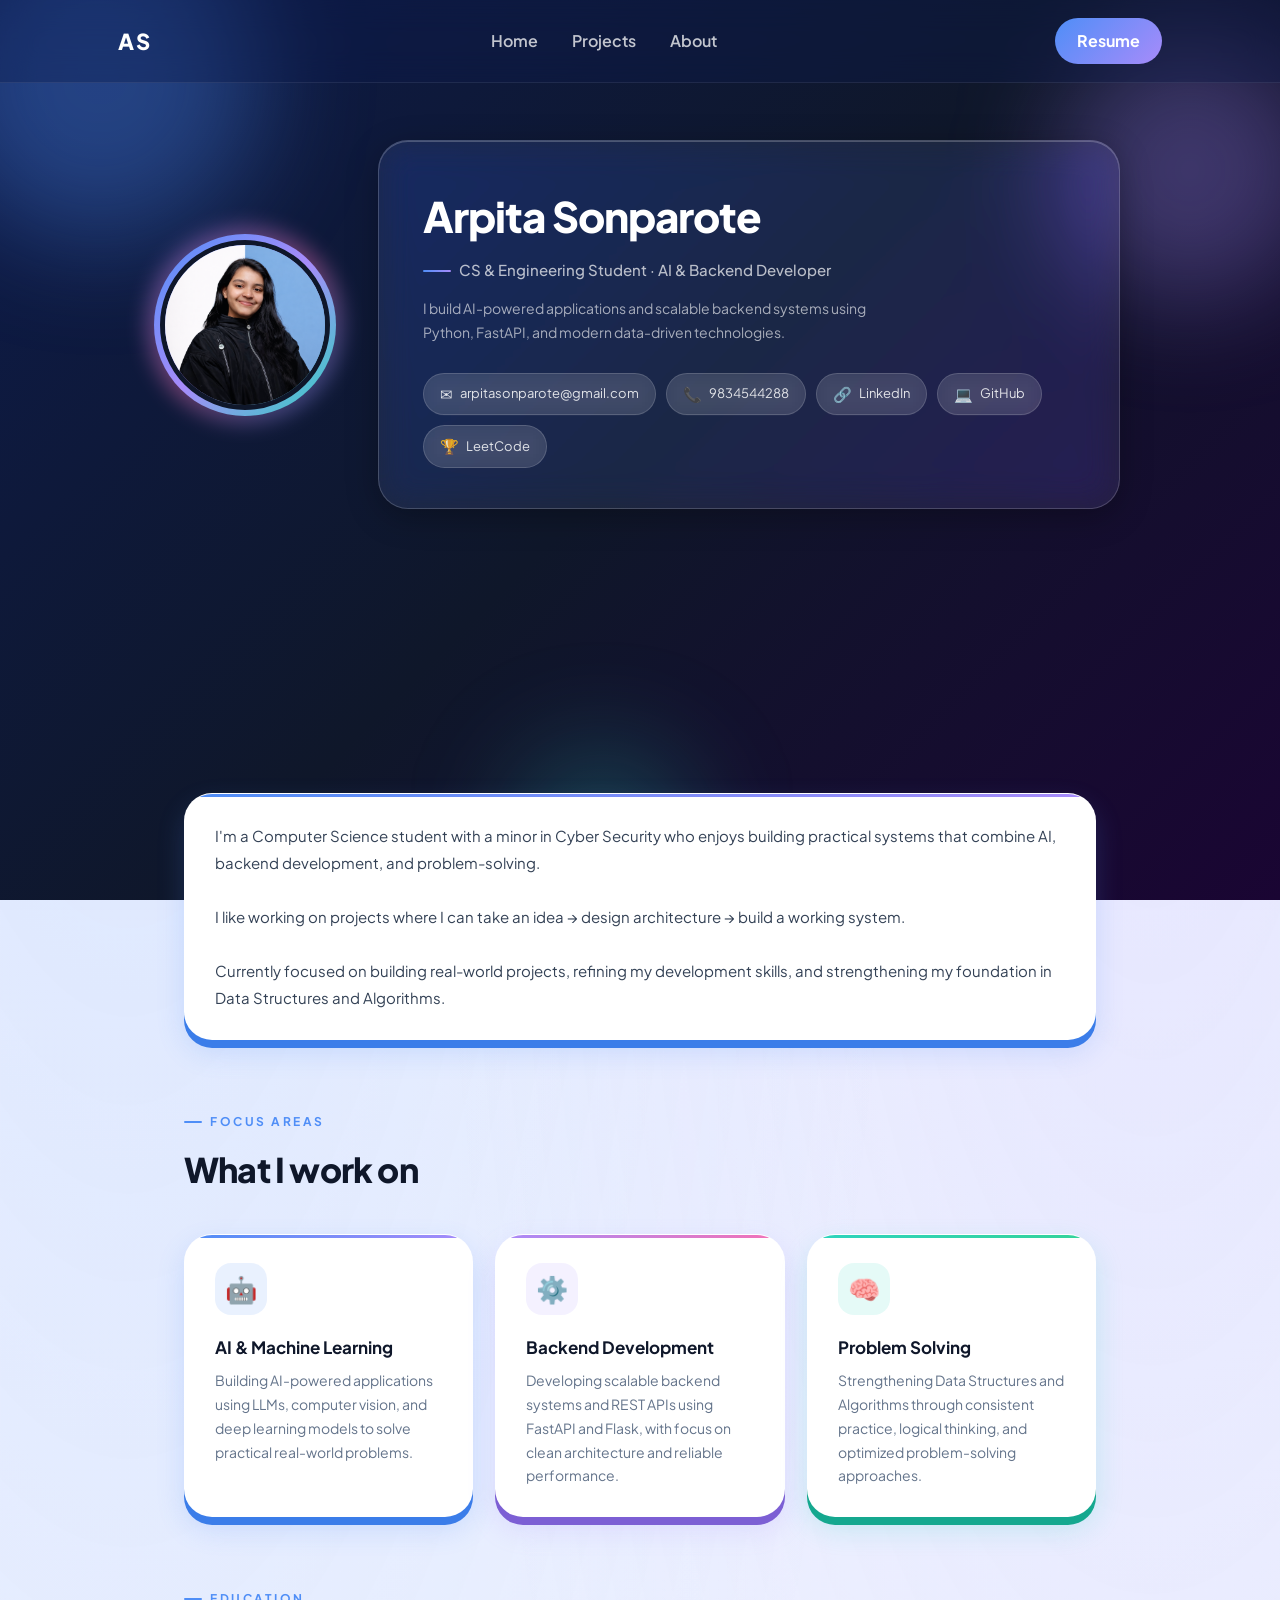
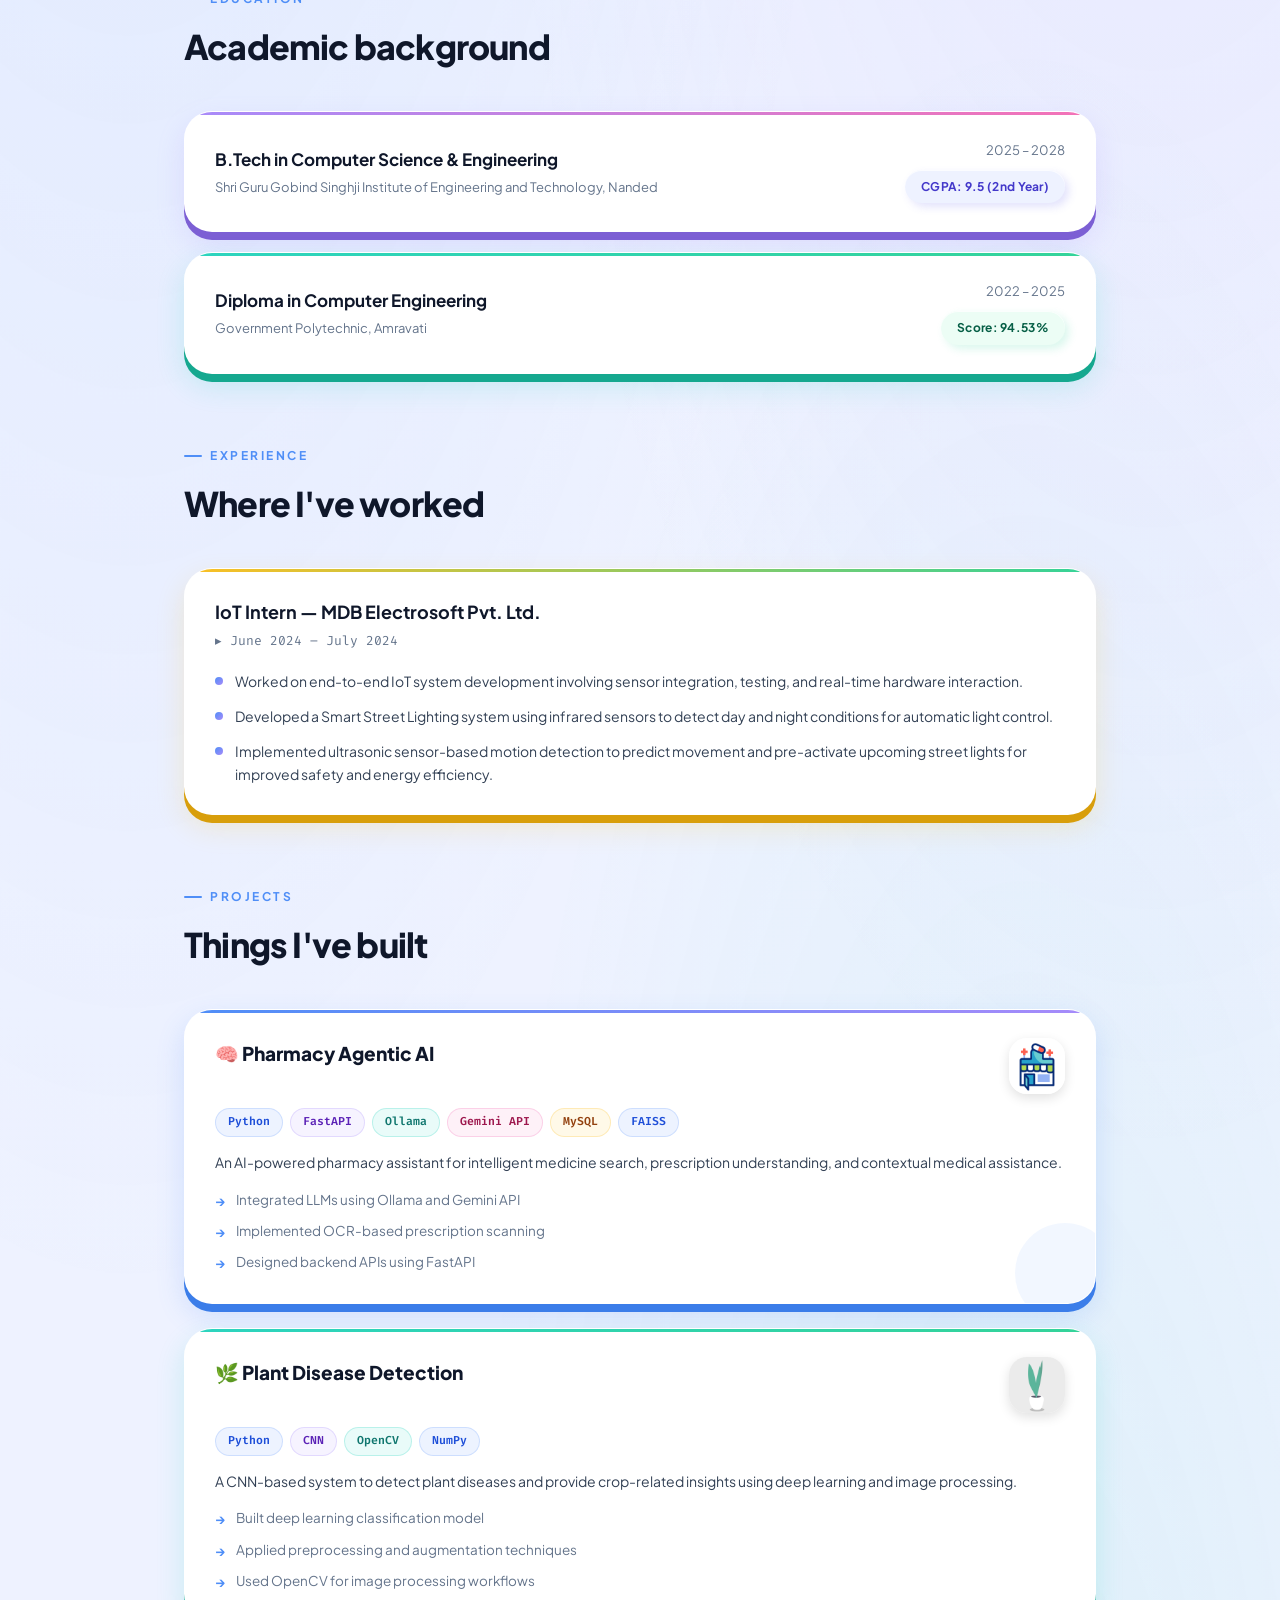
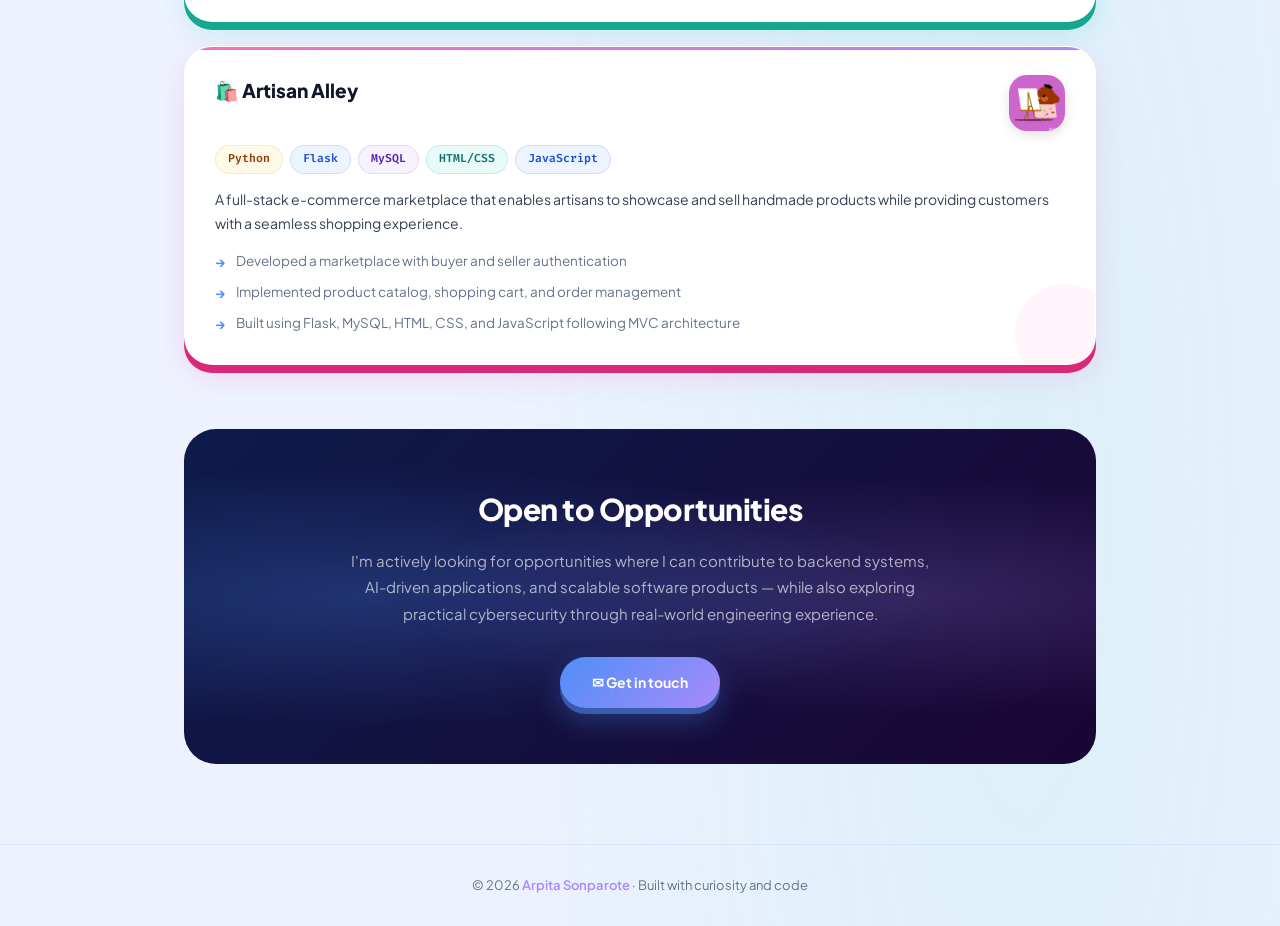
<file: index.html>
<!DOCTYPE html>
<html lang="en">
<head>
  <meta charset="UTF-8" />
  <meta name="viewport" content="width=device-width, initial-scale=1.0"/>
  <title>Arpita Sonparote | Portfolio</title>
  <link href="https://fonts.googleapis.com/css2?family=Plus+Jakarta+Sans:wght@400;500;600;700;800&family=Fira+Code:wght@400;500&display=swap" rel="stylesheet">
  <style>
    *, *::before, *::after { box-sizing: border-box; margin: 0; padding: 0; }

    :root {
      --clay-blue: #4f8ef7;
      --clay-purple: #a78bfa;
      --clay-teal: #2dd4bf;
      --clay-pink: #f472b6;
      --clay-green: #34d399;
      --clay-amber: #fbbf24;
      --bg: #eef2ff;
      --surface: #ffffff;
      --text-dark: #0f172a;
      --text-mid: #334155;
      --text-soft: #64748b;
      --radius-clay: 28px;
      --radius-pill: 50px;
    }

    html { scroll-behavior: smooth; }

    body {
      font-family: 'Plus Jakarta Sans', sans-serif;
      background: var(--bg);
      background-image:
        radial-gradient(ellipse at 10% 0%, rgba(79,142,247,0.13) 0%, transparent 50%),
        radial-gradient(ellipse at 90% 10%, rgba(167,139,250,0.12) 0%, transparent 45%),
        radial-gradient(ellipse at 80% 90%, rgba(45,212,191,0.09) 0%, transparent 40%);
      color: var(--text-dark);
      line-height: 1.65;
      overflow-x: hidden;
    }

    /* ─── GLASSMORPHISM HERO ─── */
    .hero{
      padding:140px 24px 90px;
    }

    .hero::before {
      content: "";
      position: absolute; inset: 0;
      background: linear-gradient(135deg, #0d1b4b 0%, #0f172a 50%, #1a0533 100%);
      z-index: 0;
    }

    /* floating orbs behind glass */
    .hero-orb {
      position: absolute;
      border-radius: 50%;
      filter: blur(55px);
      z-index: 0;
      pointer-events: none;
      animation: float 7s ease-in-out infinite;
    }
    .orb1 { width: 320px; height: 320px; background: rgba(79,142,247,0.35); top: -80px; left: -60px; }
    .orb2 { width: 260px; height: 260px; background: rgba(167,139,250,0.30); top: 40px; right: -40px; animation-delay: -3s; }
    .orb3 { width: 180px; height: 180px; background: rgba(45,212,191,0.25); bottom: -30px; left: 40%; animation-delay: -5s; }

    @keyframes float {
      0%, 100% { transform: translateY(0px) scale(1); }
      50% { transform: translateY(-20px) scale(1.04); }
    }

    .hero-inner {
      position: relative; z-index: 1;
      max-width: 960px;
      margin: auto;
      display: flex;
      align-items: center;
      gap: 48px;
    }

    /* glassmorphism card wrapping hero text */
    .hero-glass {
      flex: 1;
      background: rgba(255,255,255,0.07);
      border: 1px solid rgba(255,255,255,0.18);
      backdrop-filter: blur(18px) saturate(180%);
      -webkit-backdrop-filter: blur(18px) saturate(180%);
      border-radius: 30px;
      padding: 40px 44px;
      box-shadow:
        0 8px 32px rgba(0,0,0,0.28),
        inset 0 1px 0 rgba(255,255,255,0.22);
    }

    /* profile photo with claymorphism ring */
    .hero-photo-wrap {
      position: relative;
      flex-shrink: 0;
    }

    .hero-photo-wrap::before {
      content: "";
      position: absolute;
      inset: -6px;
      border-radius: 50%;
      background: linear-gradient(135deg, var(--clay-blue), var(--clay-purple), var(--clay-teal));
      z-index: 0;
      animation: spin 8s linear infinite;
    }

    .hero-photo-wrap::after {
      content: "";
      position: absolute;
      inset: -14px;
      border-radius: 50%;
      background: linear-gradient(135deg, var(--clay-purple), var(--clay-pink), var(--clay-blue));
      opacity: 0.4;
      z-index: -1;
      filter: blur(10px);
    }

    @keyframes spin {
      from { transform: rotate(0deg); }
      to   { transform: rotate(360deg); }
    }

    .hero-photo-wrap img {
      position: relative; z-index: 1;
      width: 170px; height: 170px;
      border-radius: 50%;
      object-fit: cover;
      border: 5px solid #0f172a;
      display: block;
    }

    .hero-name {
      font-size: 42px;
      font-weight: 800;
      color: #fff;
      letter-spacing: -1px;
      margin-bottom: 8px;
    }

    .hero-role {
      font-size: 15px;
      color: rgba(255,255,255,0.7);
      font-weight: 500;
      margin-bottom: 14px;
      display: flex;
      align-items: center;
      gap: 8px;
    }

    .hero-role::before {
      content: "";
      display: inline-block;
      width: 28px; height: 2px;
      background: linear-gradient(to right, var(--clay-blue), var(--clay-purple));
      border-radius: 2px;
    }

    .hero-intro {
      font-size: 14px;
      color: rgba(255,255,255,0.62);
      margin-bottom: 28px;
      max-width: 480px;
      line-height: 1.7;
    }

    /* contact pills — glassmorphism */
    .contact-pills {
      display: flex;
      flex-wrap: wrap;
      gap: 10px;
    }

    .c-pill {
      display: inline-flex;
      align-items: center;
      gap: 7px;
      padding: 8px 16px;
      border-radius: var(--radius-pill);
      background: rgba(255,255,255,0.10);
      border: 1px solid rgba(255,255,255,0.16);
      backdrop-filter: blur(8px);
      font-size: 13px;
      color: rgba(255,255,255,0.85);
      text-decoration: none;
      transition: all 0.25s ease;
      cursor: pointer;
    }

    .c-pill:hover {
      background: rgba(255,255,255,0.18);
      border-color: rgba(255,255,255,0.30);
      transform: translateY(-2px);
      color: #fff;
    }

    .c-pill .icon { font-size: 15px; }

    /* ─── SECTION LAYOUT ─── */
    .section {
      max-width: 960px;
      margin: 0 auto;
      padding: 64px 24px;
    }

    .section-label {
      display: inline-flex;
      align-items: center;
      gap: 8px;
      font-size: 12px;
      font-weight: 700;
      text-transform: uppercase;
      letter-spacing: 2.5px;
      color: var(--clay-blue);
      margin-bottom: 10px;
    }

    .section-label::before {
      content: "";
      display: inline-block;
      width: 18px; height: 2px;
      background: var(--clay-blue);
      border-radius: 2px;
    }

    h2.section-title {
      font-size: 34px;
      font-weight: 800;
      color: var(--text-dark);
      letter-spacing: -0.8px;
      margin-bottom: 36px;
    }

    /* ─── CLAYMORPHISM CARDS ─── */
    .clay-card {
      background: var(--surface);
      border-radius: var(--radius-clay);
      padding: 28px 30px;
      border: 1.5px solid rgba(255,255,255,0.9);
      transition: transform 0.28s cubic-bezier(0.34,1.56,0.64,1), box-shadow 0.28s ease;
      position: relative;
      overflow: hidden;
    }

    .clay-card::before {
      content: "";
      position: absolute;
      top: 0; left: 0; right: 0;
      height: 3px;
      border-radius: var(--radius-clay) var(--radius-clay) 0 0;
      background: linear-gradient(to right, var(--card-accent-a, var(--clay-blue)), var(--card-accent-b, var(--clay-purple)));
    }

    .clay-card:hover {
      transform: translateY(-8px) scale(1.01);
    }

    /* Blue clay */
    .clay-blue {
      box-shadow:
        0 8px 0 #3b7de9,
        0 12px 28px rgba(79,142,247,0.20),
        inset 0 1px 0 rgba(255,255,255,0.95);
      --card-accent-a: #4f8ef7;
      --card-accent-b: #a78bfa;
    }
    .clay-blue:hover { box-shadow: 0 4px 0 #3b7de9, 0 16px 36px rgba(79,142,247,0.28), inset 0 1px 0 rgba(255,255,255,0.95); }

    /* Purple clay */
    .clay-purple {
      box-shadow:
        0 8px 0 #7c5fd4,
        0 12px 28px rgba(167,139,250,0.20),
        inset 0 1px 0 rgba(255,255,255,0.95);
      --card-accent-a: #a78bfa;
      --card-accent-b: #f472b6;
    }
    .clay-purple:hover { box-shadow: 0 4px 0 #7c5fd4, 0 16px 36px rgba(167,139,250,0.28), inset 0 1px 0 rgba(255,255,255,0.95); }

    /* Teal clay */
    .clay-teal {
      box-shadow:
        0 8px 0 #15a88f,
        0 12px 28px rgba(45,212,191,0.20),
        inset 0 1px 0 rgba(255,255,255,0.95);
      --card-accent-a: #2dd4bf;
      --card-accent-b: #34d399;
    }
    .clay-teal:hover { box-shadow: 0 4px 0 #15a88f, 0 16px 36px rgba(45,212,191,0.28), inset 0 1px 0 rgba(255,255,255,0.95); }

    /* Pink clay */
    .clay-pink {
      box-shadow:
        0 8px 0 #db2777,
        0 12px 28px rgba(244,114,182,0.20),
        inset 0 1px 0 rgba(255,255,255,0.95);
      --card-accent-a: #f472b6;
      --card-accent-b: #a78bfa;
    }
    .clay-pink:hover { box-shadow: 0 4px 0 #db2777, 0 16px 36px rgba(244,114,182,0.28), inset 0 1px 0 rgba(255,255,255,0.95); }

    /* Amber clay */
    .clay-amber {
      box-shadow:
        0 8px 0 #d89e0b,
        0 12px 28px rgba(251,191,36,0.20),
        inset 0 1px 0 rgba(255,255,255,0.95);
      --card-accent-a: #fbbf24;
      --card-accent-b: #34d399;
    }
    .clay-amber:hover { box-shadow: 0 4px 0 #d89e0b, 0 16px 36px rgba(251,191,36,0.28), inset 0 1px 0 rgba(255,255,255,0.95); }

    /* ─── WHAT I WORK ON GRID ─── */
    .work-grid {
      display: grid;
      grid-template-columns: repeat(auto-fit, minmax(240px, 1fr));
      gap: 22px;
    }

    .work-card .icon-wrap {
      width: 52px; height: 52px;
      border-radius: 16px;
      display: flex; align-items: center; justify-content: center;
      font-size: 26px;
      margin-bottom: 18px;
    }

    .work-card h3 {
      font-size: 17px;
      font-weight: 700;
      color: var(--text-dark);
      margin-bottom: 8px;
    }

    .work-card p {
      font-size: 14px;
      color: var(--text-soft);
      line-height: 1.7;
    }

    /* icon bg tints */
    .icon-blue  { background: rgba(79,142,247,0.12); }
    .icon-purple{ background: rgba(167,139,250,0.12); }
    .icon-teal  { background: rgba(45,212,191,0.12); }

    /* ─── EDUCATION ─── */
    .edu-grid { display: grid; gap: 20px; }

    .edu-card { display: flex; justify-content: space-between; align-items: center; gap: 20px; }
    .edu-card h3 { font-size: 17px; font-weight: 700; color: var(--text-dark); margin-bottom: 4px; }
    .edu-card .school { font-size: 13px; color: var(--text-soft); }
    .edu-right { text-align: right; flex-shrink: 0; }
    .edu-year { font-size: 13px; color: var(--text-soft); margin-bottom: 8px; }

    /* Neuomorphism badge */
    .neuo-badge {
      display: inline-block;
      padding: 7px 16px;
      border-radius: var(--radius-pill);
      font-size: 12px;
      font-weight: 700;
      background: #eef2ff;
      color: #4338ca;
      box-shadow:
        4px 4px 8px rgba(99,102,241,0.18),
        -3px -3px 7px rgba(255,255,255,0.95),
        inset 0 1px 0 rgba(255,255,255,0.8);
      letter-spacing: 0.3px;
    }

    .neuo-badge.green {
      background: #ecfdf5;
      color: #065f46;
      box-shadow:
        4px 4px 8px rgba(52,211,153,0.18),
        -3px -3px 7px rgba(255,255,255,0.95),
        inset 0 1px 0 rgba(255,255,255,0.8);
    }

    /* ─── EXPERIENCE ─── */
    .exp-card h3 { font-size: 18px; font-weight: 700; color: var(--text-dark); margin-bottom: 4px; }
    .exp-card .exp-meta { font-size: 13px; color: var(--text-soft); font-family: 'Fira Code', monospace; margin-bottom: 18px; }

    .exp-card ul { list-style: none; display: flex; flex-direction: column; gap: 12px; }
    .exp-card ul li {
      display: flex;
      align-items: flex-start;
      gap: 12px;
      font-size: 14px;
      color: var(--text-mid);
      line-height: 1.65;
    }
    .exp-card ul li::before {
      content: "";
      display: inline-block;
      width: 8px; height: 8px;
      border-radius: 50%;
      background: linear-gradient(135deg, var(--clay-blue), var(--clay-purple));
      flex-shrink: 0;
      margin-top: 7px;
    }

    /* ─── PROJECTS ─── */
    .projects-grid { display: grid; gap: 24px; }

    .project-card { position: relative; }

    .project-header {
      display: flex;
      align-items: flex-start;
      justify-content: space-between;
      margin-bottom: 14px;
      gap: 16px;
    }

    .project-title { font-size: 19px; font-weight: 800; color: var(--text-dark); margin-bottom: 4px; }

    .project-gif {
      width: 56px; height: 56px;
      border-radius: 18px;
      object-fit: cover;
      flex-shrink: 0;
      box-shadow: 0 4px 12px rgba(0,0,0,0.12);
    }

    .stack-pills { display: flex; flex-wrap: wrap; gap: 7px; margin: 14px 0; }

    .stack-pill {
      display: inline-block;
      padding: 4px 12px;
      border-radius: 20px;
      font-size: 11.5px;
      font-weight: 600;
      font-family: 'Fira Code', monospace;
      background: rgba(79,142,247,0.10);
      color: #1d4ed8;
      border: 1px solid rgba(79,142,247,0.20);
    }

    .stack-pill.purple { background: rgba(167,139,250,0.10); color: #5b21b6; border-color: rgba(167,139,250,0.25); }
    .stack-pill.teal   { background: rgba(45,212,191,0.10);  color: #0f766e; border-color: rgba(45,212,191,0.25); }
    .stack-pill.pink   { background: rgba(244,114,182,0.10); color: #9d174d; border-color: rgba(244,114,182,0.25); }
    .stack-pill.amber  { background: rgba(251,191,36,0.10);  color: #92400e; border-color: rgba(251,191,36,0.25); }

    .project-desc { font-size: 14px; color: var(--text-mid); line-height: 1.7; margin-bottom: 14px; }

    .project-points { list-style: none; display: flex; flex-direction: column; gap: 8px; }
    .project-points li {
      display: flex; align-items: flex-start; gap: 10px;
      font-size: 13.5px; color: var(--text-soft);
    }
    .project-points li::before {
      content: "→";
      color: var(--clay-blue);
      font-weight: 700;
      flex-shrink: 0;
      margin-top: 1px;
    }

    /* decorative corner blob on project cards */
    .project-card::after {
      content: "";
      position: absolute;
      bottom: -20px; right: -20px;
      width: 100px; height: 100px;
      border-radius: 50%;
      opacity: 0.07;
      pointer-events: none;
    }
    .clay-blue.project-card::after  { background: var(--clay-blue); }
    .clay-purple.project-card::after{ background: var(--clay-purple); }
    .clay-pink.project-card::after  { background: var(--clay-pink); }

    /* ─── CLOSING / CTA ─── */
    .cta-section {
      max-width: 960px;
      margin: 0 auto;
      padding: 0 24px 80px;
    }

    .cta-glass {
      background: linear-gradient(135deg, #0d1b4b, #1a0533);
      border-radius: 32px;
      padding: 56px 48px;
      position: relative;
      overflow: hidden;
      text-align: center;
    }

    .cta-glass::before {
      content: "";
      position: absolute; inset: 0;
      background:
        radial-gradient(ellipse at 20% 50%, rgba(79,142,247,0.25) 0%, transparent 55%),
        radial-gradient(ellipse at 80% 50%, rgba(167,139,250,0.20) 0%, transparent 50%);
      z-index: 0;
    }

    .cta-glass > * { position: relative; z-index: 1; }

    .cta-glass h2 {
      font-size: 30px;
      font-weight: 800;
      color: #fff;
      margin-bottom: 14px;
      letter-spacing: -0.5px;
    }

    .cta-glass p {
      font-size: 15px;
      color: rgba(255,255,255,0.65);
      max-width: 580px;
      margin: 0 auto 30px;
      line-height: 1.75;
    }

    .cta-btn {
      display: inline-flex;
      align-items: center;
      gap: 10px;
      padding: 14px 32px;
      border-radius: var(--radius-pill);
      background: linear-gradient(135deg, var(--clay-blue), var(--clay-purple));
      color: #fff;
      font-weight: 700;
      font-size: 14px;
      text-decoration: none;
      box-shadow: 0 6px 0 rgba(79,142,247,0.5), 0 14px 28px rgba(79,142,247,0.30);
      transition: all 0.25s ease;
    }

    .cta-btn:hover {
      transform: translateY(-3px);
      box-shadow: 0 9px 0 rgba(79,142,247,0.5), 0 20px 36px rgba(79,142,247,0.38);
    }

    /* ─── FOOTER ─── */
    footer {
      text-align: center;
      padding: 30px 24px;
      font-size: 13px;
      color: var(--text-soft);
      border-top: 1px solid rgba(99,102,241,0.10);
    }

    footer span {
      color: var(--clay-purple);
      font-weight: 600;
    }

    /* ─── SCROLL REVEAL ─── */
    .reveal {
      opacity: 0;
      transform: translateY(28px);
      transition: opacity 0.55s ease, transform 0.55s ease;
    }
    .reveal.visible {
      opacity: 1;
      transform: translateY(0);
    }

    /* ═══════════════════════════════════════
                NAVBAR
═══════════════════════════════════════*/

.navbar{
    position:fixed;
    top:0;
    left:0;
    width:100%;
    z-index:9999;

    background:rgba(13,27,75,.35);
    backdrop-filter:blur(16px);
    -webkit-backdrop-filter:blur(16px);

    border-bottom:1px solid rgba(255,255,255,.08);

    transition:.3s ease;
}

.nav-container{

    max-width:1100px;

    margin:auto;

    padding:18px 28px;

    display:flex;

    align-items:center;

    justify-content:space-between;
}

.logo{

    color:white;

    text-decoration:none;

    font-size:22px;

    font-weight:800;

    letter-spacing:2px;
}

.nav-links{

    display:flex;

    list-style:none;

    gap:34px;
}

.nav-links a{

    color:rgba(255,255,255,.75);

    text-decoration:none;

    font-weight:600;

    transition:.25s;
}

.nav-links a:hover{

    color:white;
}

.resume-btn{

    text-decoration:none;

    color:white;

    font-weight:700;

    padding:10px 22px;

    border-radius:999px;

    background:linear-gradient(
        135deg,
        var(--clay-blue),
        var(--clay-purple)
    );

    transition:.25s;
}

.resume-btn:hover{

    transform:translateY(-2px);

    box-shadow:0 10px 20px rgba(79,142,247,.35);
}
    
    /* ─── RESPONSIVE ─── */
    @media (max-width: 700px) {
      .hero-inner { flex-direction: column; text-align: center; gap: 28px; }
      .hero-role::before { display: none; }
      .hero-name { font-size: 30px; }
      .hero-glass { padding: 28px 22px; }
      .contact-pills { justify-content: center; }
      .edu-card { flex-direction: column; align-items: flex-start; }
      .edu-right { text-align: left; }
      h2.section-title { font-size: 26px; }
      .cta-glass { padding: 36px 24px; }
    }
  </style>
</head>
<body>

  <!-- ═══ NAVBAR ═══ -->
<nav class="navbar">
    <div class="nav-container">

        <a href="#hero" class="logo">
            AS
        </a>

        <ul class="nav-links">
            <li><a href="index.html">Home</a></li>
            <li><a href="projects.html">Projects</a></li>
            <li><a href="about.html">About</a></li>
        </ul>

        <a href="Arpita_Sonparote_Resume.pdf" class="resume-btn" target="_blank">
            Resume
        </a>

    </div>
</nav>
  
<!-- ═══ HERO — GLASSMORPHISM ═══ -->
<header id="hero" class="hero">
  <div class="hero-orb orb1"></div>
  <div class="hero-orb orb2"></div>
  <div class="hero-orb orb3"></div>

  <div class="hero-inner">
    <div class="hero-photo-wrap">
      <img src="profile.png" alt="Arpita Sonparote">
    </div>

    <div class="hero-glass">
      <h1 class="hero-name">Arpita Sonparote</h1>
      <p class="hero-role">CS &amp; Engineering Student · AI &amp; Backend Developer</p>
      <p class="hero-intro">
        I build AI-powered applications and scalable backend systems using Python, FastAPI,
        and modern data-driven technologies.
      </p>
      <div class="contact-pills">
        <a class="c-pill" href="https://mail.google.com/mail/?view=cm&to=arpitasonparote@gmail.com" target="_blank">
          <span class="icon">✉</span> arpitasonparote@gmail.com
        </a>
        <span class="c-pill"><span class="icon">📞</span> 9834544288</span>
        <a class="c-pill" href="https://www.linkedin.com/in/arpita-sonparote-9b73a1313" target="_blank">
          <span class="icon">🔗</span> LinkedIn
        </a>
        <a class="c-pill" href="https://github.com/Arpita368" target="_blank">
          <span class="icon">💻</span> GitHub
        </a>
        <a class="c-pill" href="https://leetcode.com/u/YOUR_USERNAME/" target="_blank">
          <span class="icon">🏆</span> LeetCode
        </a>
      </div>
    </div>
  </div>
</header>


<!-- ═══ ABOUT ═══ -->
<section class="section">
  <div class="section-label">About</div>
  <h2 class="section-title">A bit about me</h2>
  <div class="clay-card clay-blue reveal" style="font-size: 15px; color: var(--text-mid); line-height: 1.8;">
    <p>I'm a Computer Science student with a minor in Cyber Security who enjoys building practical systems that combine AI, backend development, and problem-solving.</p>
    <br>
    <p>I like working on projects where I can take an idea → design architecture → build a working system.</p>
    <br>
    <p>Currently focused on building real-world projects, refining my development skills, and strengthening my foundation in Data Structures and Algorithms.</p>
  </div>
</section>


<!-- ═══ WHAT I WORK ON ═══ -->
<section class="section" style="padding-top: 0;">
  <div class="section-label">Focus Areas</div>
  <h2 class="section-title">What I work on</h2>
  <div class="work-grid">
    <div class="clay-card clay-blue work-card reveal">
      <div class="icon-wrap icon-blue">🤖</div>
      <h3>AI &amp; Machine Learning</h3>
      <p>Building AI-powered applications using LLMs, computer vision, and deep learning models to solve practical real-world problems.</p>
    </div>
    <div class="clay-card clay-purple work-card reveal" style="transition-delay: 0.08s;">
      <div class="icon-wrap icon-purple">⚙️</div>
      <h3>Backend Development</h3>
      <p>Developing scalable backend systems and REST APIs using FastAPI and Flask, with focus on clean architecture and reliable performance.</p>
    </div>
    <div class="clay-card clay-teal work-card reveal" style="transition-delay: 0.16s;">
      <div class="icon-wrap icon-teal">🧠</div>
      <h3>Problem Solving</h3>
      <p>Strengthening Data Structures and Algorithms through consistent practice, logical thinking, and optimized problem-solving approaches.</p>
    </div>
  </div>
</section>


<!-- ═══ EDUCATION ═══ -->
<section class="section" style="padding-top: 0;">
  <div class="section-label">Education</div>
  <h2 class="section-title">Academic background</h2>
  <div class="edu-grid">

    <div class="clay-card clay-purple edu-card reveal">
      <div class="edu-left">
        <h3>B.Tech in Computer Science &amp; Engineering</h3>
        <p class="school">Shri Guru Gobind Singhji Institute of Engineering and Technology, Nanded</p>
      </div>
      <div class="edu-right">
        <p class="edu-year">2025 – 2028</p>
        <span class="neuo-badge">CGPA: 9.5 (2nd Year)</span>
      </div>
    </div>

    <div class="clay-card clay-teal edu-card reveal" style="transition-delay: 0.1s;">
      <div class="edu-left">
        <h3>Diploma in Computer Engineering</h3>
        <p class="school">Government Polytechnic, Amravati</p>
      </div>
      <div class="edu-right">
        <p class="edu-year">2022 – 2025</p>
        <span class="neuo-badge green">Score: 94.53%</span>
      </div>
    </div>

  </div>
</section>


<!-- ═══ EXPERIENCE ═══ -->
<section class="section" style="padding-top: 0;">
  <div class="section-label">Experience</div>
  <h2 class="section-title">Where I've worked</h2>
  <div class="clay-card clay-amber exp-card reveal">
    <h3>IoT Intern — MDB Electrosoft Pvt. Ltd.</h3>
    <p class="exp-meta">▸ June 2024 – July 2024</p>
    <ul>
      <li>Worked on end-to-end IoT system development involving sensor integration, testing, and real-time hardware interaction.</li>
      <li>Developed a Smart Street Lighting system using infrared sensors to detect day and night conditions for automatic light control.</li>
      <li>Implemented ultrasonic sensor-based motion detection to predict movement and pre-activate upcoming street lights for improved safety and energy efficiency.</li>
    </ul>
  </div>
</section>


<!-- ═══ PROJECTS ═══ -->
<section class="section" style="padding-top: 0;">
  <div class="section-label">Projects</div>
  <h2 class="section-title">Things I've built</h2>
  <div class="projects-grid">

    <div class="clay-card clay-blue project-card reveal">
      <div class="project-header">
        <div>
          <p class="project-title">🧠 Pharmacy Agentic AI</p>
        </div>
        <img src="pharmacy.gif" class="project-gif" alt="Pharmacy AI">
      </div>
      <div class="stack-pills">
        <span class="stack-pill">Python</span>
        <span class="stack-pill purple">FastAPI</span>
        <span class="stack-pill teal">Ollama</span>
        <span class="stack-pill pink">Gemini API</span>
        <span class="stack-pill amber">MySQL</span>
        <span class="stack-pill">FAISS</span>
      </div>
      <p class="project-desc">An AI-powered pharmacy assistant for intelligent medicine search, prescription understanding, and contextual medical assistance.</p>
      <ul class="project-points">
        <li>Integrated LLMs using Ollama and Gemini API</li>
        <li>Implemented OCR-based prescription scanning</li>
        <li>Designed backend APIs using FastAPI</li>
      </ul>
    </div>

    <div class="clay-card clay-teal project-card reveal">
      <div class="project-header">
        <div>
          <p class="project-title">🌿 Plant Disease Detection</p>
        </div>
        <img src="plant.gif" class="project-gif" alt="Plant Disease">
      </div>
      <div class="stack-pills">
        <span class="stack-pill">Python</span>
        <span class="stack-pill purple">CNN</span>
        <span class="stack-pill teal">OpenCV</span>
        <span class="stack-pill">NumPy</span>
      </div>
      <p class="project-desc">A CNN-based system to detect plant diseases and provide crop-related insights using deep learning and image processing.</p>
      <ul class="project-points">
        <li>Built deep learning classification model</li>
        <li>Applied preprocessing and augmentation techniques</li>
        <li>Used OpenCV for image processing workflows</li>
      </ul>
    </div>

    <div class="clay-card clay-pink project-card reveal">
  <div class="project-header">
    <div>
      <p class="project-title">🛍️ Artisan Alley</p>
    </div>
    <img src="artisan.gif" class="project-gif" alt="Artisan Alley">
  </div>

  <div class="stack-pills">
    <span class="stack-pill amber">Python</span>
    <span class="stack-pill">Flask</span>
    <span class="stack-pill purple">MySQL</span>
    <span class="stack-pill teal">HTML/CSS</span>
    <span class="stack-pill">JavaScript</span>
  </div>

  <p class="project-desc">
    A full-stack e-commerce marketplace that enables artisans to showcase and sell handmade products while providing customers with a seamless shopping experience.
  </p>

  <ul class="project-points">
    <li>Developed a marketplace with buyer and seller authentication</li>
    <li>Implemented product catalog, shopping cart, and order management</li>
    <li>Built using Flask, MySQL, HTML, CSS, and JavaScript following MVC architecture</li>
  </ul>
</div>

  </div>
</section>


<!-- ═══ CTA / CLOSING ═══ -->
<div class="cta-section">
  <div class="cta-glass reveal">
    <h2>Open to Opportunities</h2>
    <p>
      I'm actively looking for opportunities where I can contribute to backend systems,
      AI-driven applications, and scalable software products — while also exploring practical
      cybersecurity through real-world engineering experience.
    </p>
    <a class="cta-btn" href="https://mail.google.com/mail/?view=cm&to=arpitasonparote@gmail.com" target="_blank">
      ✉ Get in touch
    </a>
  </div>
</div>


<!-- ═══ FOOTER ═══ -->
<footer>
  <p>© 2026 <span>Arpita Sonparote</span> · Built with curiosity and code</p>
</footer>


<script>
  const observer = new IntersectionObserver((entries) => {
    entries.forEach(e => {
      if (e.isIntersecting) {
        e.target.classList.add('visible');
        observer.unobserve(e.target);
      }
    });
  }, { threshold: 0.12 });

  document.querySelectorAll('.reveal').forEach(el => observer.observe(el));
</script>

</body>
</html>
</file>
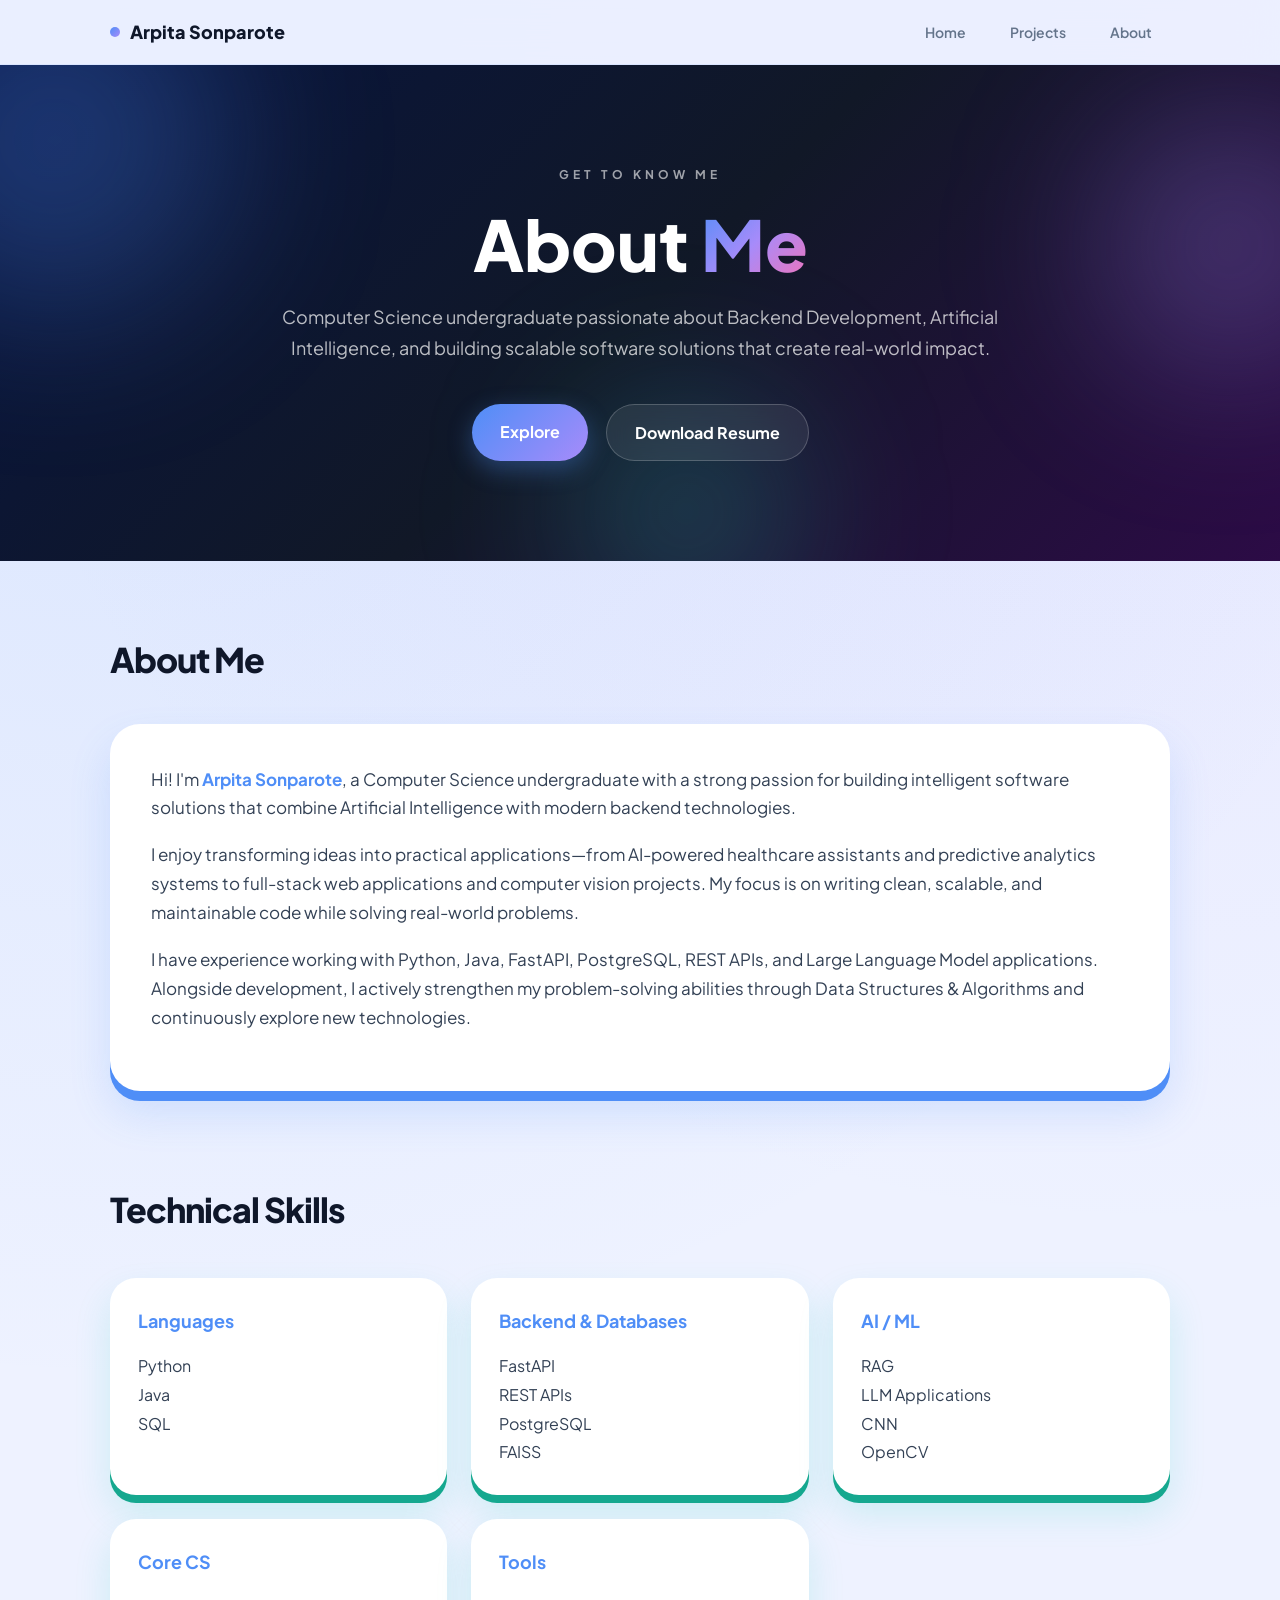
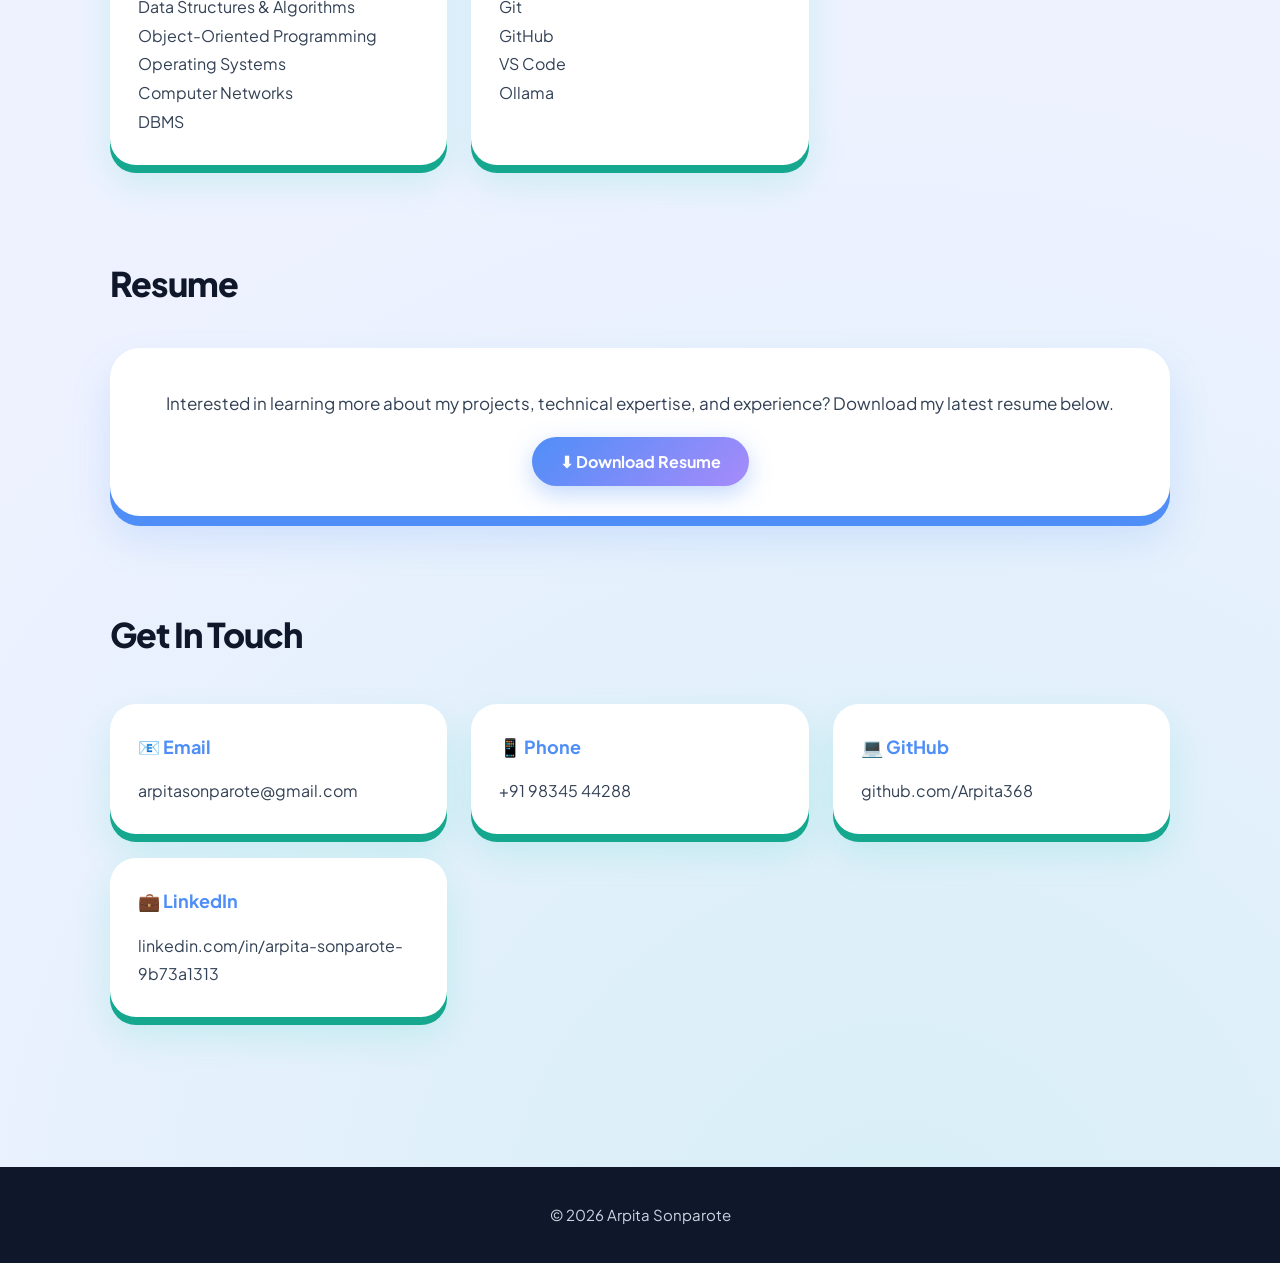
<file: about.html>
<!DOCTYPE html>
<html lang="en">
<head>
<meta charset="UTF-8">
<meta name="viewport" content="width=device-width, initial-scale=1.0">

<title>About | Arpita Sonparote</title>

<link rel="preconnect" href="https://fonts.googleapis.com">
<link rel="preconnect" href="https://fonts.gstatic.com" crossorigin>

<link href="https://fonts.googleapis.com/css2?family=Plus+Jakarta+Sans:wght@300;400;500;600;700;800&family=Fira+Code:wght@400;500&display=swap" rel="stylesheet">

<style>

*{
margin:0;
padding:0;
box-sizing:border-box;
}

:root{

--clay-blue:#4f8ef7;
--clay-purple:#a78bfa;
--clay-teal:#2dd4bf;
--clay-pink:#f472b6;
--clay-green:#34d399;
--clay-amber:#fbbf24;

--bg:#eef2ff;
--surface:#ffffff;

--text-dark:#0f172a;
--text-mid:#334155;
--text-soft:#64748b;

--radius:30px;
--pill:60px;

}

html{
scroll-behavior:smooth;
}

body{

font-family:'Plus Jakarta Sans',sans-serif;

background:var(--bg);

background-image:

radial-gradient(circle at 10% 0%,rgba(79,142,247,.15),transparent 45%),

radial-gradient(circle at 90% 0%,rgba(167,139,250,.12),transparent 40%),

radial-gradient(circle at 70% 100%,rgba(45,212,191,.12),transparent 40%);

color:var(--text-dark);

overflow-x:hidden;

line-height:1.7;

}

/* ================= NAVBAR ================= */

nav{

position:sticky;

top:0;

z-index:999;

background:rgba(238,242,255,.82);

backdrop-filter:blur(18px);

border-bottom:1px solid rgba(79,142,247,.1);

}

.nav-inner{

max-width:1100px;

margin:auto;

height:64px;

display:flex;

align-items:center;

justify-content:space-between;

padding:0 20px;

}

.logo{

font-size:18px;

font-weight:800;

text-decoration:none;

color:var(--text-dark);

display:flex;

align-items:center;

gap:10px;

}

.logo-dot{

width:10px;

height:10px;

border-radius:50%;

background:linear-gradient(135deg,var(--clay-blue),var(--clay-purple));

}

.nav-links{

display:flex;

list-style:none;

gap:8px;

}

.nav-links a{

text-decoration:none;

font-weight:600;

font-size:14px;

color:var(--text-soft);

padding:8px 18px;

border-radius:40px;

transition:.3s;

}

.nav-links a:hover{

background:rgba(79,142,247,.12);

color:var(--clay-blue);

}

/* ================= HERO ================= */

.hero{

position:relative;

padding:100px 20px;

overflow:hidden;

}

.hero::before{

content:"";

position:absolute;

inset:0;

background:linear-gradient(135deg,#07143f,#111827,#2c0b46);

z-index:0;

}

.orb{

position:absolute;

border-radius:50%;

filter:blur(80px);

animation:float 8s ease-in-out infinite;

}

.orb.one{

width:350px;

height:350px;

background:rgba(79,142,247,.28);

top:-100px;

left:-120px;

}

.orb.two{

width:260px;

height:260px;

background:rgba(167,139,250,.28);

right:-80px;

top:50px;

animation-delay:2s;

}

.orb.three{

width:220px;

height:220px;

background:rgba(45,212,191,.25);

bottom:-60px;

left:45%;

animation-delay:4s;

}

@keyframes float{

50%{

transform:translateY(-25px);

}

}

.hero-inner{

position:relative;

z-index:2;

max-width:1100px;

margin:auto;

text-align:center;

}

.hero-small{

color:rgba(255,255,255,.6);

font-size:12px;

letter-spacing:4px;

text-transform:uppercase;

font-weight:700;

margin-bottom:20px;

}

.hero h1{

font-size:clamp(42px,6vw,70px);

font-weight:800;

color:#fff;

margin-bottom:20px;

line-height:1.1;

}

.hero h1 span{

background:linear-gradient(135deg,var(--clay-blue),var(--clay-purple),var(--clay-pink));

-webkit-background-clip:text;

-webkit-text-fill-color:transparent;

}

.hero p{

max-width:720px;

margin:auto;

font-size:18px;

color:rgba(255,255,255,.72);

}

.hero-buttons{

margin-top:40px;

display:flex;

justify-content:center;

gap:18px;

flex-wrap:wrap;

}

.hero-btn{

padding:14px 28px;

border-radius:50px;

text-decoration:none;

font-weight:700;

transition:.3s;

}

.hero-btn.primary{

background:linear-gradient(135deg,var(--clay-blue),var(--clay-purple));

color:#fff;

box-shadow:0 8px 25px rgba(79,142,247,.35);

}

.hero-btn.secondary{

border:1px solid rgba(255,255,255,.2);

background:rgba(255,255,255,.08);

backdrop-filter:blur(10px);

color:#fff;

}

.hero-btn:hover{

transform:translateY(-5px);

}

/* ================= CONTENT ================= */

.container{

max-width:1100px;

margin:auto;

padding:70px 20px;

}

.section-title{

font-size:34px;

font-weight:800;

margin-bottom:35px;

letter-spacing:-1px;

}

.clay{

background:white;

border-radius:30px;

padding:40px;

border:1px solid rgba(255,255,255,.95);

box-shadow:

0 10px 0 #4f8ef7,

0 22px 40px rgba(79,142,247,.18);

transition:.3s;

}

.clay:hover{

transform:translateY(-8px);

}

.about-text{

font-size:17px;

color:var(--text-mid);

margin-bottom:18px;

}

.about-text strong{

color:var(--clay-blue);

}

/* ================= SKILLS ================= */

.skills-grid{

display:grid;

grid-template-columns:repeat(auto-fit,minmax(250px,1fr));

gap:24px;

margin-top:40px;

}

.skill-card{

background:white;

padding:28px;

border-radius:26px;

box-shadow:

0 8px 0 #15a88f,

0 18px 35px rgba(45,212,191,.18);

transition:.3s;

}

.skill-card:hover{

transform:translateY(-8px);

}

.skill-card h3{

font-size:18px;

margin-bottom:15px;

color:var(--clay-blue);

}

.skill-card p{

color:var(--text-mid);

line-height:1.8;

}

/* Resume and Contact CSS continues in Part 2 */

</style>

</head>

<body>

<nav>

<div class="nav-inner">

<a class="logo" href="index.html">

<div class="logo-dot"></div>

Arpita Sonparote

</a>

<ul class="nav-links">

<li><a href="index.html">Home</a></li>

<li><a href="projects.html">Projects</a></li>

<li><a href="about.html">About</a></li>

</ul>

</div>

</nav>

<section class="hero">

<div class="orb one"></div>
<div class="orb two"></div>
<div class="orb three"></div>

<div class="hero-inner">

<div class="hero-small">

GET TO KNOW ME

</div>

<h1>

About <span>Me</span>

</h1>

<p>

Computer Science undergraduate passionate about Backend Development, Artificial Intelligence, and building scalable software solutions that create real-world impact.

</p>

<div class="hero-buttons">

<a href="#about" class="hero-btn primary">

Explore

</a>

<a href="Arpita_Sonparote_Resume.pdf" download class="hero-btn secondary">

Download Resume

</a>

</div>

</div>

</section>

<div class="container">

<section id="about">

<h2 class="section-title">

About Me

</h2>

<div class="clay">

<p class="about-text">

Hi! I'm <strong>Arpita Sonparote</strong>, a Computer Science undergraduate with a strong passion for building intelligent software solutions that combine Artificial Intelligence with modern backend technologies.

</p>

<p class="about-text">

I enjoy transforming ideas into practical applications—from AI-powered healthcare assistants and predictive analytics systems to full-stack web applications and computer vision projects. My focus is on writing clean, scalable, and maintainable code while solving real-world problems.

</p>

<p class="about-text">

I have experience working with Python, Java, FastAPI, PostgreSQL, REST APIs, and Large Language Model applications. Alongside development, I actively strengthen my problem-solving abilities through Data Structures & Algorithms and continuously explore new technologies.

</p>

</div>

</section>

<section style="margin-top:90px;">

<h2 class="section-title">

Technical Skills

</h2>

<div class="skills-grid">

<div class="skill-card">

<h3>Languages</h3>

<p>

Python<br>
Java<br>
SQL

</p>

</div>

<div class="skill-card">

<h3>Backend & Databases</h3>

<p>

FastAPI<br>
REST APIs<br>
PostgreSQL<br>
FAISS

</p>

</div>

<div class="skill-card">

<h3>AI / ML</h3>

<p>

RAG<br>
LLM Applications<br>
CNN<br>
OpenCV

</p>

</div>
<div class="skill-card">

<h3>Core CS</h3>

<p>

Data Structures & Algorithms<br>
Object-Oriented Programming<br>
Operating Systems<br>
Computer Networks<br>
DBMS

</p>

</div>

<div class="skill-card">

<h3>Tools</h3>

<p>

Git<br>
GitHub<br>
VS Code<br>
Ollama

</p>

</div>

</div>

</section>

<!-- ================= RESUME ================= -->

<section style="margin-top:90px;">

<h2 class="section-title">

Resume

</h2>

<div class="clay" style="text-align:center;">

<p class="about-text" style="margin-bottom:30px;">

Interested in learning more about my projects, technical expertise, and experience?
Download my latest resume below.

</p>

<a href="Arpita_Sonparote_Resume.pdf" download class="hero-btn primary">

⬇ Download Resume

</a>

</div>

</section>

<!-- ================= CONTACT ================= -->

<section style="margin-top:90px; margin-bottom:80px;">

<h2 class="section-title">

Get In Touch

</h2>

<div class="skills-grid">

<div class="skill-card">

<h3>📧 Email</h3>

<p>

arpitasonparote@gmail.com

</p>

</div>

<div class="skill-card">

<h3>📱 Phone</h3>

<p>

+91 98345 44288

</p>

</div>

<div class="skill-card">

<h3>💻 GitHub</h3>

<p>

github.com/Arpita368

</p>

</div>

<div class="skill-card">

<h3>💼 LinkedIn</h3>

<p>

linkedin.com/in/arpita-sonparote-9b73a1313

</p>

</div>

</div>

</section>

</div>

<!-- ================= FOOTER ================= -->

<footer>

<p>

© 2026 Arpita Sonparote

</p>

</footer>

<style>

footer{

background:#0f172a;

padding:35px;

text-align:center;

color:#cbd5e1;

font-size:15px;

}

/* ================= RESPONSIVE ================= */

@media(max-width:900px){

.hero{

padding:80px 20px;

}

.hero h1{

font-size:48px;

}

.section-title{

font-size:28px;

}

.clay{

padding:28px;

}

}

@media(max-width:768px){

.nav-inner{

flex-direction:column;

height:auto;

padding:16px;

gap:15px;

}

.nav-links{

flex-wrap:wrap;

justify-content:center;

}

.hero-buttons{

flex-direction:column;

align-items:center;

}

.hero-btn{

width:220px;

text-align:center;

}

.skills-grid{

grid-template-columns:1fr;

}

}

@media(max-width:500px){

.hero h1{

font-size:38px;

}

.hero p{

font-size:15px;

}

.about-text{

font-size:15px;

}

}

.reveal{

opacity:0;

transform:translateY(40px);

transition:all .8s ease;

}

.reveal.active{

opacity:1;

transform:translateY(0);

}

</style>

<script>

const reveals=document.querySelectorAll(".clay,.skill-card");

function revealCards(){

reveals.forEach(card=>{

const top=card.getBoundingClientRect().top;

const trigger=window.innerHeight-100;

if(top<trigger){

card.classList.add("active");

}

});

}

window.addEventListener("scroll",revealCards);

revealCards();

</script>

</body>

</html>
</file>
